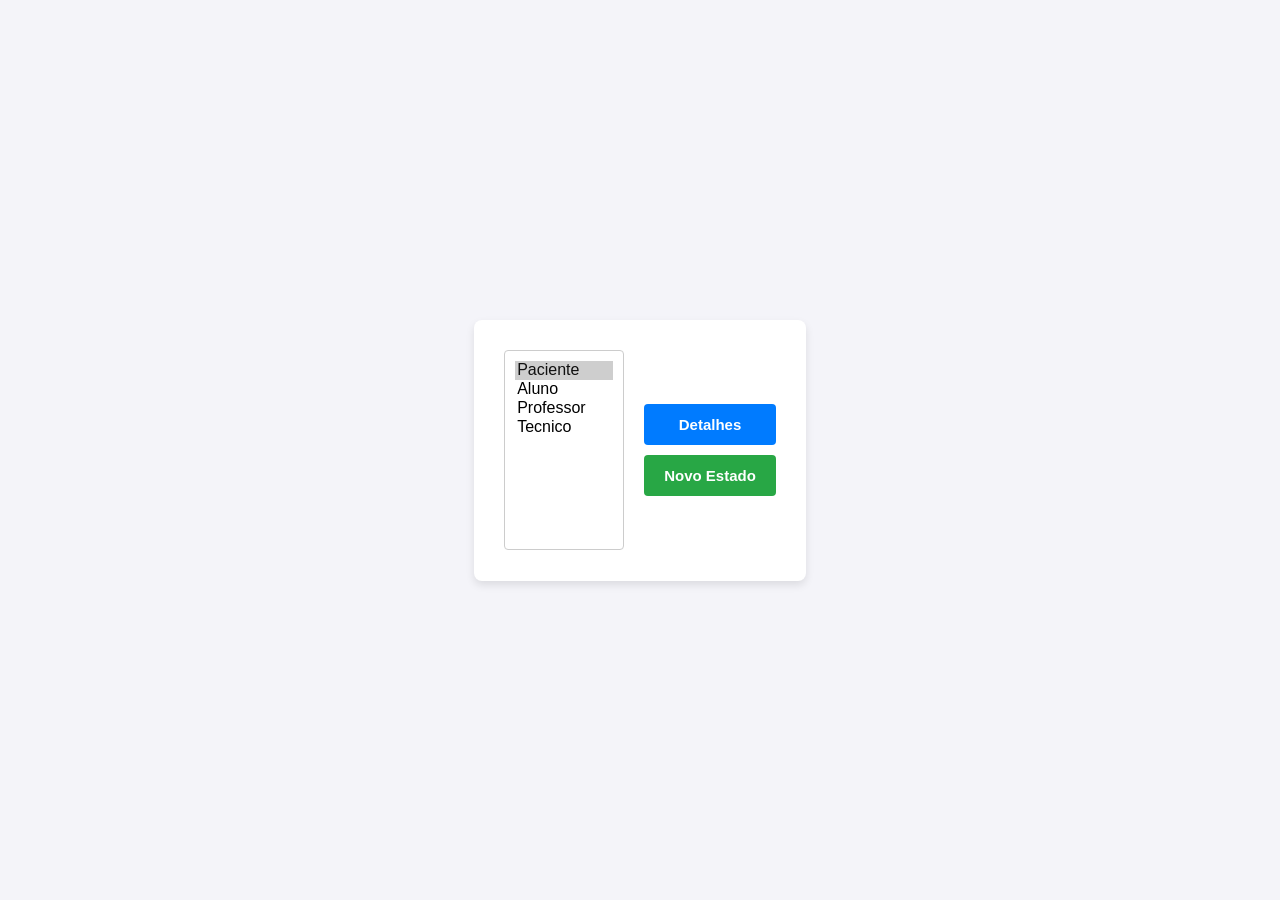
<file: index.html>
<!doctype html>
<html lang="pt-BR">
  <head>
    <meta charset="UTF-8" />
    <meta name="viewport" content="width=device-width, initial-scale=1.0" />
    <title>Estados do Sudeste do Brasil</title>
  </head>
  <body>
    <link rel="stylesheet" type="text/css" href="5.1.css" />
    <div class="container">
      <!-- Esquerda: Listbox com as siglas -->
      <div class="painel-esquerdo">
        <select id="selectEstados" size="4">
          <option value="0" selected>Paciente</option>
          <option value="1">Aluno</option>
          <option value="2">Professor</option>
          <option value="3">Tecnico</option>
        </select>
      </div>

      <!-- Meio: Botão -->
      <div class="painel-meio">
        <button id="btnDetalhes">Detalhes</button>
        <button id="btnAbrirModal">Novo Estado</button>
      </div>

      <!-- Modal de Formulário para Inserção de Dados -->
    <div class="modal-overlay" id="modalForm">
        <div class="modal-content">
            <h3>Cadastrar Novo Estado</h3>
            <div class="form-group">
                <label for="inputSigla">Sigla/Nome do Estado:</label>
                <input type="text" id="inputSigla" placeholder="Ex: PR">
            </div>
            <div class="form-group">
                <label for="inputCapital">Capital:</label>
                <input type="text" id="inputCapital" placeholder="Ex: Curitiba">
            </div>
            <div class="form-group">
                <label for="inputArea">Área:</label>
                <input type="text" id="inputArea" placeholder="Ex: 199.307,922 km²">
            </div>
            <div class="form-group">
                <label for="inputPopulacao">População:</label>
                <input type="text" id="inputPopulacao" placeholder="Ex: 11.516.840 hab.">
            </div>
            <div class="form-group">
                <label for="inputBandeira">URL da Bandeira:</label>
                <input type="url" id="inputBandeira" placeholder="https://exemplo.com/bandeira.svg">
            </div>
            <div class="modal-acoes">
                <button type="button" class="btn-cancelar" id="btnCancelar">Cancelar</button>
                <button type="button" class="btn-salvar" id="btnSalvar">Salvar</button>
            </div>

      <!-- Direita: Quatro divs/quadros de informações -->
      <div class="painel-direito">
        <div class="card-info">
          <strong>Nome</strong>
          <div id="divCapital">-</div>
        </div>
        <div class="card-info">
          <strong>Área</strong>
          <div id="divArea">-</div>
        </div>
        <div class="card-info">
          <strong>Idade</strong>
          <div id="divPopulacao">-</div>
        </div>
        <div class="card-info">
          <strong>Agenda</strong>
          <div id="divBandeira">-</div>
        </div>
      </div>
    </div>
    <script src="5.1.js"></script>
  </body>
</html>
</file>
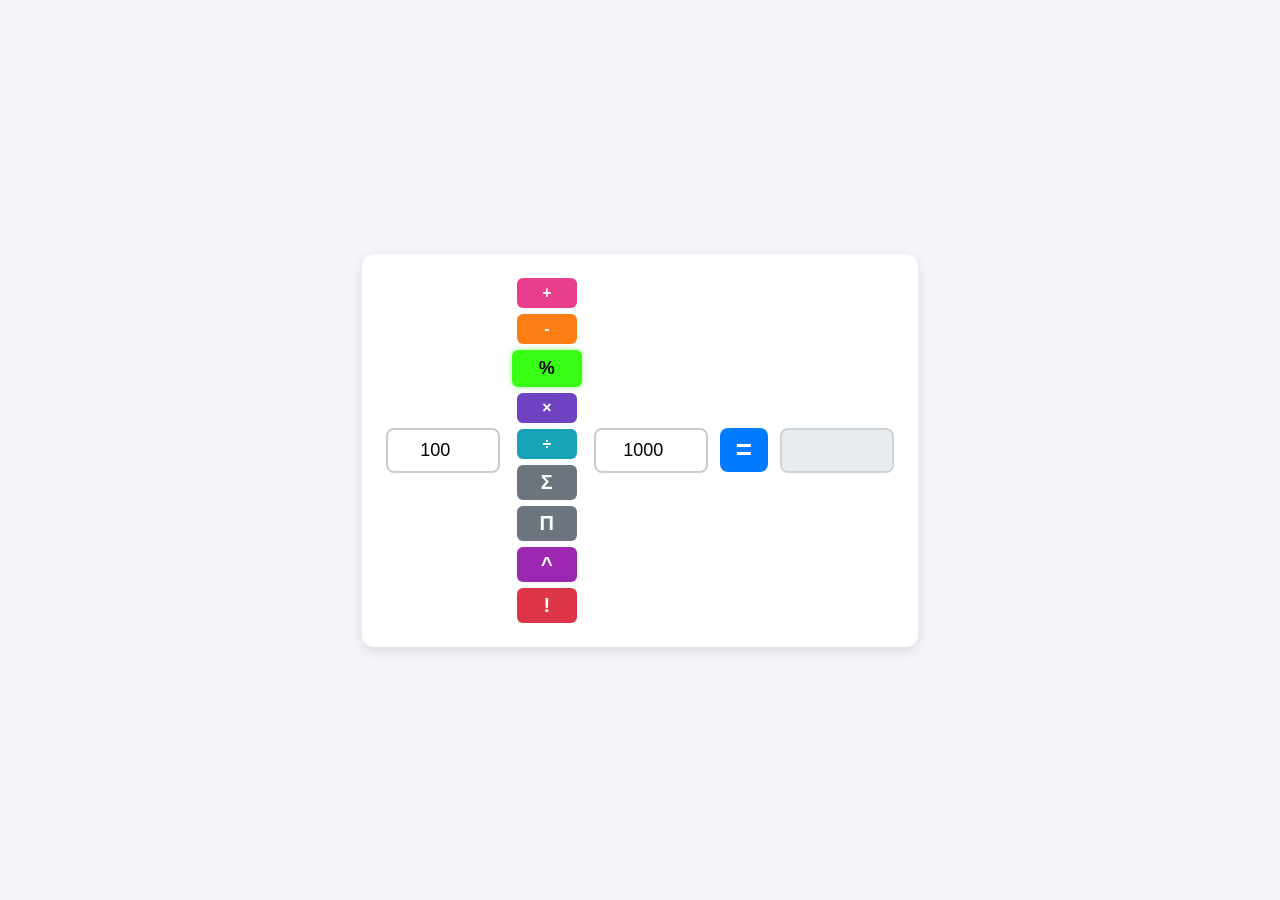
<file: exer1.1-(até2.4).html>
<!doctype html>
<html lang="pt-BR">
  <head>
    <meta charset="UTF-8" />
    <title>Calculadora Multi-Funções</title>

    <style>
      body {
        font-family: Arial, sans-serif;
        display: flex;
        justify-content: center;
        align-items: center;
        min-height: 100vh;
        margin: 0;
        background-color: #f4f4f9;
      }

      .container {
        display: flex;
        align-items: center;
        gap: 12px;
        background: #ffffff;
        padding: 24px;
        border-radius: 12px;
        box-shadow: 0 4px 12px rgba(0, 0, 0, 0.1);
      }

      input[type="number"] {
        width: 90px;
        padding: 10px;
        font-size: 18px;
        text-align: center;
        border: 2px solid #ccc;
        border-radius: 8px;
        outline: none;
      }

      input[type="number"]:focus {
        border-color: #007bff;
      }

      input[readonly] {
        background-color: #e9ecef;
        color: #495057;
        border-color: #ced4da;
        cursor: not-allowed;
      }

      /* Coluna central */
      .coluna-botoes {
        display: flex;
        flex-direction: column;
        align-items: center;
        gap: 6px;
      }

      /* Botões normais */
      .btn-op {
        font-size: 16px;
        font-weight: bold;
        color: white;
        border: none;
        border-radius: 6px;
        width: 60px;
        padding: 6px 0;
        cursor: pointer;
        transition: all 0.2s ease;
      }

      .btn-op:hover {
        filter: brightness(0.9);
        transform: scale(1.05);
      }

      .btn-op:active {
        transform: scale(0.95);
      }

      .btn-soma {
        background-color: #e83e8c;
      }

      .btn-subtracao {
        background-color: #fd7e14;
      }

      .btn-multiplicacao {
        background-color: #6f42c1;
      }

      .btn-divisao {
        background-color: #17a2b8;
      }

      /* Botão porcentagem */
      .btn-porcentagem {
        font-size: 18px;
        font-weight: bold;
        color: #000000;
        background-color: #39ff14;
        border: none;
        border-radius: 6px;
        width: 70px;
        padding: 8px 0;
        cursor: pointer;
        box-shadow: 0 0 6px rgba(57, 255, 20, 0.5);
        transition: all 0.2s ease;
        text-align: center;
      }

      .btn-porcentagem:hover {
        background-color: #2eff00;
        box-shadow: 0 0 10px rgba(57, 255, 20, 0.8);
        transform: scale(1.05);
      }

      /* Botões Σ e Π */
      .btn-especial {
        font-size: 20px;
        font-weight: bold;
        color: white;
        background-color: #6c757d;
        border: none;
        border-radius: 6px;
        width: 60px;
        padding: 6px 0;
        cursor: pointer;
        transition: all 0.2s ease;
      }

      .btn-especial:hover {
        background-color: #495057;
        transform: scale(1.05);
      }

      .btn-especial:active {
        transform: scale(0.95);
      }

      /* Botão potência */
      .btn-potencia {
        font-size: 20px;
        font-weight: bold;
        color: white;
        background-color: #9c27b0;
        border: none;
        border-radius: 6px;
        width: 60px;
        padding: 6px 0;
        cursor: pointer;
        transition: all 0.2s ease;
      }

      .btn-potencia:hover {
        background-color: #7b1fa2;
        transform: scale(1.05);
      }

      .btn-potencia:active {
        transform: scale(0.95);
      }

      /* Botão fatorial */
      .btn-fatorial {
        font-size: 20px;
        font-weight: bold;
        color: white;
        background-color: #dc3545;
        border: none;
        border-radius: 6px;
        width: 60px;
        padding: 6px 0;
        cursor: pointer;
        transition: all 0.2s ease;
      }

      .btn-fatorial:hover {
        background-color: #bd2130;
        transform: scale(1.05);
      }

      .btn-fatorial:active {
        transform: scale(0.95);
      }

      /* Botão igual */
      .btn-igual {
        font-size: 28px;
        font-weight: bold;
        color: white;
        background-color: #007bff;
        border: none;
        border-radius: 8px;
        padding: 6px 16px;
        cursor: pointer;
        transition: background-color 0.2s ease;
      }

      .btn-igual:hover {
        background-color: #0056b3;
      }
    </style>
  </head>

  <body>
    <div class="container">
      <!-- Primeiro número -->
      <input type="number" id="valor1" value="100" step="1" />

      <!-- Botões -->
      <div class="coluna-botoes">
        <!-- Soma -->
        <button class="btn-op btn-soma" onclick="calcular('soma')">+</button>

        <!-- Subtração -->
        <button class="btn-op btn-subtracao" onclick="calcular('subtracao')">
          -
        </button>

        <!-- Porcentagem -->
        <button class="btn-porcentagem" onclick="calcular('porcentagem')">
          %
        </button>

        <!-- Multiplicação -->
        <button
          class="btn-op btn-multiplicacao"
          onclick="calcular('multiplicacao')"
        >
          ×
        </button>

        <!-- Divisão -->
        <button class="btn-op btn-divisao" onclick="calcular('divisao')">
          ÷
        </button>

        <!-- Somatório -->
        <button class="btn-especial" onclick="calcular('somatorio')">Σ</button>

        <!-- Produtório -->
        <button class="btn-especial" onclick="calcular('produtorio')">Π</button>

        <!-- Potência -->
        <button class="btn-potencia" onclick="calcular('potencia')">^</button>

        <!-- Fatorial -->
        <button class="btn-fatorial" onclick="calcular('fatorial')">!</button>
      </div>

      <!-- Segundo número -->
      <input type="number" id="valor2" value="1000" step="1" />

      <!-- Igual -->
      <button class="btn-igual" onclick="executarUltimaOperacao()">=</button>

      <!-- Resultado -->
      <input type="number" id="resultado" value="" readonly />
    </div>

    <script>
      // Guarda a última operação selecionada
      let ultimaOperacao = "somatorio";

      function calcular(operacao) {
        if (operacao) {
          ultimaOperacao = operacao;
        }

        const n1 = parseFloat(document.getElementById("valor1").value);

        const n2 = parseFloat(document.getElementById("valor2").value);

        const displayResultado = document.getElementById("resultado");

        // Verifica se os valores são números
        if (isNaN(n1) || isNaN(n2)) {
          displayResultado.value = "";
          return;
        }

        let resultadoFinal = 0;

        switch (ultimaOperacao) {
          // ============================
          // SOMA
          // ============================
          case "soma":
            resultadoFinal = n1 + n2;

            break;

          // ============================
          // SUBTRAÇÃO
          // ============================
          case "subtracao":
            resultadoFinal = n1 - n2;

            break;

          // ============================
          // MULTIPLICAÇÃO
          // ============================
          case "multiplicacao":
            resultadoFinal = n1 * n2;

            break;

          // ============================
          // DIVISÃO
          // ============================
          case "divisao":
            if (n2 === 0) {
              displayResultado.value = "";

              alert("Erro: Divisão por zero não é permitida.");

              return;
            }

            resultadoFinal = n1 / n2;

            break;

          // ============================
          // PORCENTAGEM
          // ============================
          case "porcentagem":
            resultadoFinal = (n1 / 100) * n2;

            break;

          // ============================
          // SOMATÓRIO Σ
          // ============================
          case "somatorio":
            let inicio = Math.ceil(n1);
            let fim = Math.floor(n2);

            resultadoFinal = 0;

            // Permite colocar o maior número primeiro
            if (inicio > fim) {
              [inicio, fim] = [fim, inicio];
            }

            for (let i = inicio; i <= fim; i++) {
              resultadoFinal += i;
            }

            break;

          // ============================
          // PRODUTÓRIO Π
          // ============================
          case "produtorio":
            let inicioP = Math.ceil(n1);
            let fimP = Math.floor(n2);

            // Permite colocar o maior número primeiro
            if (inicioP > fimP) {
              [inicioP, fimP] = [fimP, inicioP];
            }

            resultadoFinal = 1;

            for (let i = inicioP; i <= fimP; i++) {
              resultadoFinal *= i;
            }

            break;

          // ============================
          // POTÊNCIA ^
          // ============================
          case "potencia":
            resultadoFinal = Math.pow(n1, n2);

            break;

          // ============================
          // FATORIAL !
          // ============================
          case "fatorial":
            // O fatorial usa o primeiro número
            if (n1 < 0 || !Number.isInteger(n1)) {
              displayResultado.value = "";

              alert(
                "Erro: O fatorial só pode ser calculado para números inteiros não negativos.",
              );

              return;
            }

            resultadoFinal = 1;

            for (let i = 1; i <= n1; i++) {
              resultadoFinal *= i;
            }

            break;

          default:
            return;
        }

        // Exibe resultado
        displayResultado.value = Number.isFinite(resultadoFinal)
          ? parseFloat(resultadoFinal.toFixed(2))
          : "Muito grande";
      }

      // ============================
      // BOTÃO =
      // ============================
      function executarUltimaOperacao() {
        calcular(ultimaOperacao);
      }

      // ============================
      // ATUALIZA AUTOMATICAMENTE
      // ============================

      document
        .getElementById("valor1")
        .addEventListener("input", () => calcular());

      document
        .getElementById("valor2")
        .addEventListener("input", () => calcular());
    </script>
  </body>
</html>
</file>
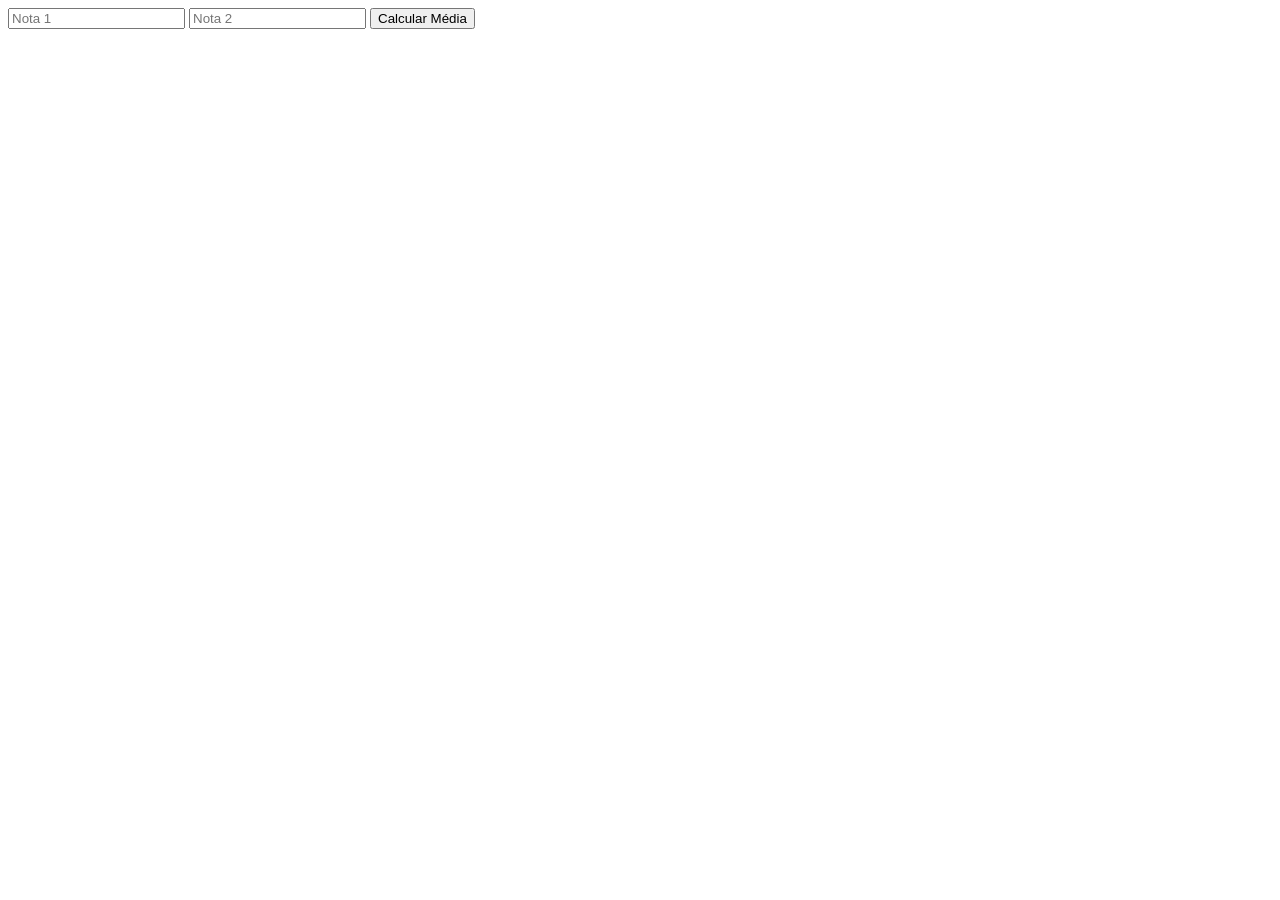
<file: exercicio3.2.html>
<!doctype html>
<html lang="pt-BR">
  <head>
    <meta charset="UTF-8" />
    <meta name="viewport" content="width=device-width, initial-scale=1.0" />
    <title>Calculadora de Média</title>
  </head>

  <body>
    <input type="number" id="nota1" placeholder="Nota 1" />

    <input type="number" id="nota2" placeholder="Nota 2" />

    <button>Calcular Média</button>

    <div id="resultadoCalculo"></div>

    <script>
      function calcularMedia(n1, n2) {
        const media = (n1 + n2) / 2;
        return media;
      }

      function calcular() {
        const nota1 = Number(document.getElementById("nota1").value);
        const nota2 = Number(document.getElementById("nota2").value);

        const media = calcularMedia(nota1, nota2);

        const resultado = document.getElementById("resultadoCalculo");

        resultado.textContent = "Média: " + media.toFixed(1);

        if (media >= 7.0) {
          resultado.textContent += " - Aprovado";
          resultado.style.color = "green";
        } else {
          resultado.textContent += " - Recuperação";
          resultado.style.color = "red";
        }
      }

      document.querySelector("button").addEventListener("click", calcular);
    </script>
  </body>
</html>
</file>
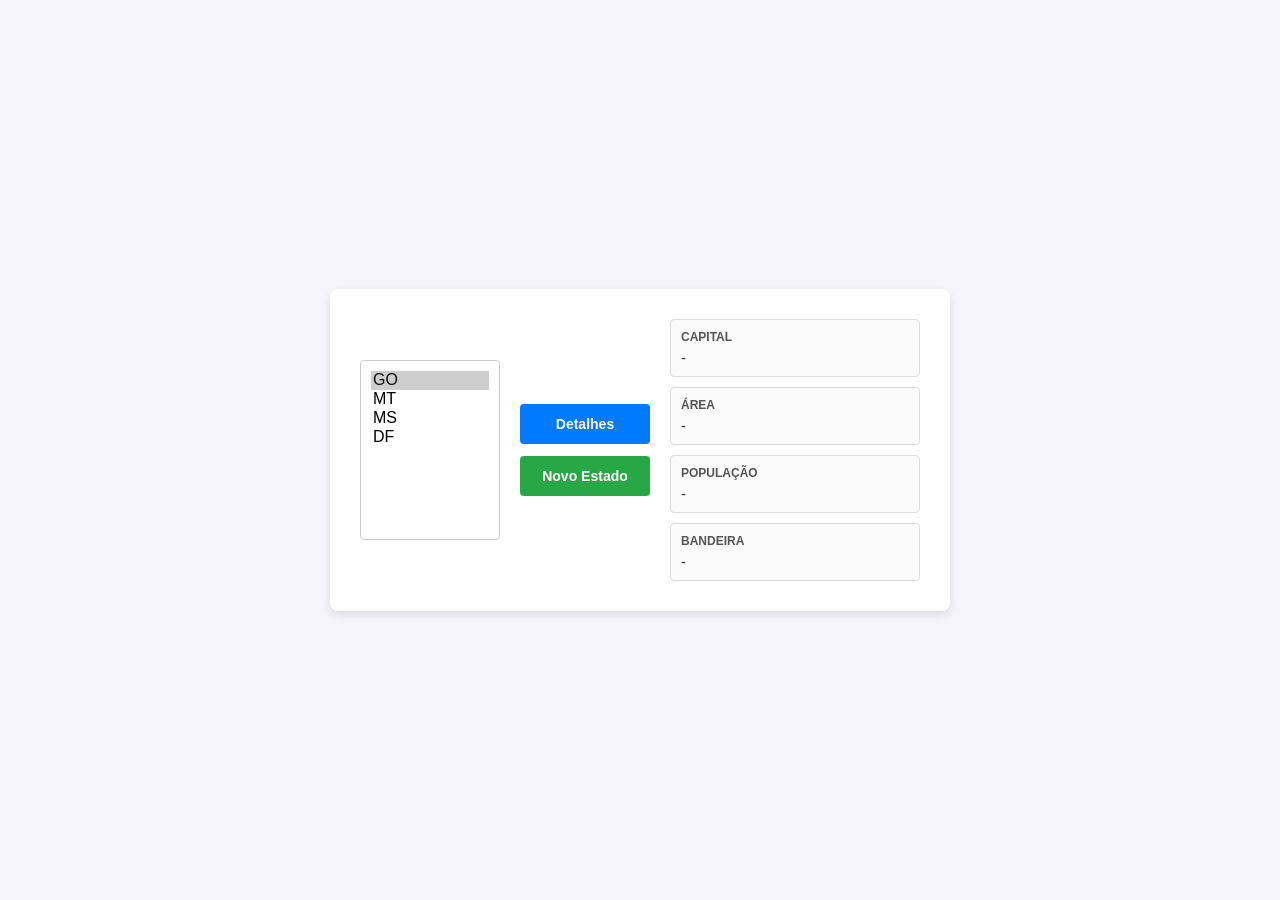
<file: aula5/cadastroe.html>
<!DOCTYPE html>
<html lang="pt-BR">
<head>
    <meta charset="UTF-8">
    <meta name="viewport" content="width=device-width, initial-scale=1.0">
    <title>Gerenciador de Estados</title>
    <link rel="stylesheet" href="cadestado.css">
</head>
<body>

    <div class="container">
        <!-- Esquerda: Listbox -->
        <div class="painel-esquerdo">
            <select id="selectEstados" size="6">
                <!-- Opções inseridas dinamicamente via JS -->
            </select>
        </div>

        <!-- Meio: Botões (Azul e Verde abaixo) -->
        <div class="painel-meio">
            <button id="btnDetalhes">Detalhes</button>
            <button id="btnNovoEstado" class="btn-verde">Novo Estado</button>
        </div>

        <!-- Direita: Quadros de Informações -->
        <div class="painel-direito">
            <div class="card-info">
                <strong>Capital</strong>
                <div id="divCapital">-</div>
            </div>
            <div class="card-info">
                <strong>Área</strong>
                <div id="divArea">-</div>
            </div>
            <div class="card-info">
                <strong>População</strong>
                <div id="divPopulacao">-</div>
            </div>
            <div class="card-info">
                <strong>Bandeira</strong>
                <div id="divBandeira">-</div>
            </div>
        </div>
    </div>

    <!-- Modal para Formulário de Cadastro -->
    <div id="modalCadastro" class="modal">
        <div class="modal-conteudo">
            <h2>Cadastrar Novo Estado</h2>
            <form id="formEstado">
                <div class="campo">
                    <label for="inputSigla">Sigla (UF):</label>
                    <input type="text" id="inputSigla" maxlength="2" required placeholder="Ex: SP">
                </div>
                <div class="campo">
                    <label for="inputCapital">Capital:</label>
                    <input type="text" id="inputCapital" required placeholder="Ex: São Paulo">
                </div>
                <div class="campo">
                    <label for="inputArea">Área:</label>
                    <input type="text" id="inputArea" required placeholder="Ex: 248.219,5 km²">
                </div>
                <div class="campo">
                    <label for="inputPopulacao">População:</label>
                    <input type="text" id="inputPopulacao" required placeholder="Ex: 44.420.459 hab.">
                </div>
                <div class="campo">
                    <label for="inputBandeira">URL da Bandeira:</label>
                    <input type="url" id="inputBandeira" required placeholder="https://...">
                </div>
                <div class="modal-botoes">
                    <button type="submit" class="btn-verde">Salvar</button>
                    <button type="button" id="btnCancelar" class="btn-cancelar">Cancelar</button>
                </div>
            </form>
        </div>
    </div>

    <script src="cadestado.js"></script>
</body>
</html>
</file>
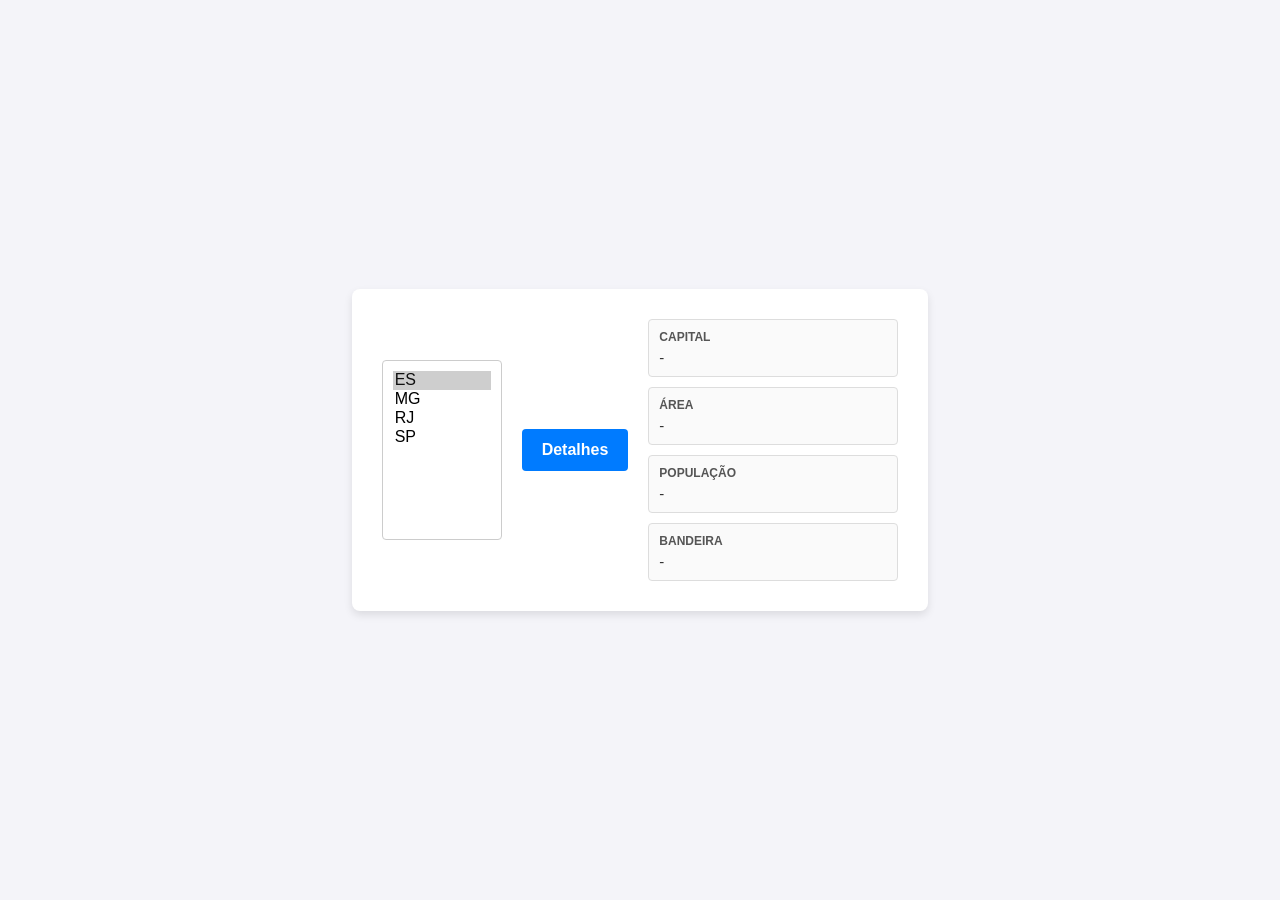
<file: aula5/estados.html>
<!DOCTYPE html>
<!-- saved from url=(0098)https://ead.fcmsantacasasp.edu.br/ava/pluginfile.php/459949/mod_resource/content/1/Exemplo5.1.html -->
<html lang="pt-BR"><head><meta http-equiv="Content-Type" content="text/html; charset=UTF-8">
    
    <meta name="viewport" content="width=device-width, initial-scale=1.0">
    <title>Estados do Sudeste do Brasil</title>
    <style>
        * {
            box-sizing: border-box;
            font-family: Arial, sans-serif;
        }

        body {
            display: flex;
            justify-content: center;
            align-items: center;
            min-height: 100vh;
            background-color: #f4f4f9;
            margin: 0;
        }

        .container {
            display: flex;
            flex-direction: row;
            align-items: center;
            gap: 20px;
            background-color: #ffffff;
            padding: 30px;
            border-radius: 8px;
            box-shadow: 0 4px 8px rgba(0,0,0,0.1);
        }

        /* Lado Esquerdo - Listbox */
        .painel-esquerdo select {
            width: 120px;
            height: 180px;
            padding: 10px;
            font-size: 16px;
            border: 1px solid #ccc;
            border-radius: 4px;
        }

        /* Meio - Botão */
        .painel-meio button {
            padding: 12px 20px;
            font-size: 16px;
            font-weight: bold;
            color: #fff;
            background-color: #007bff;
            border: none;
            border-radius: 4px;
            cursor: pointer;
            transition: background-color 0.2s;
        }

        .painel-meio button:hover {
            background-color: #0056b3;
        }

        /* Lado Direito - Quadro Divs */
        .painel-direito {
            display: flex;
            flex-direction: column;
            gap: 10px;
            width: 250px;
        }

        .card-info {
            border: 1px solid #ddd;
            border-radius: 4px;
            padding: 10px;
            background-color: #fafafa;
        }

        .card-info strong {
            display: block;
            color: #555;
            font-size: 12px;
            text-transform: uppercase;
            margin-bottom: 5px;
        }

        .card-info div {
            font-size: 15px;
            color: #333;
        }

        .card-info img {
            max-width: 80px;
            height: auto;
            border: 1px solid #ccc;
        }
    </style>
</head>
<body>

    <div class="container">
        <!-- Esquerda: Listbox com as siglas -->
        <div class="painel-esquerdo">
            <select id="selectEstados" size="4">
                <option value="0" selected="">ES</option>
                <option value="1">MG</option>
                <option value="2">RJ</option>
                <option value="3">SP</option>
            </select>
        </div>

        <!-- Meio: Botão -->
        <div class="painel-meio">
            <button id="btnDetalhes">Detalhes</button>
        </div>

        <!-- Direita: Quatro divs/quadros de informações -->
        <div class="painel-direito">
            <div class="card-info">
                <strong>Capital</strong>
                <div id="divCapital">-</div>
            </div>
            <div class="card-info">
                <strong>Área</strong>
                <div id="divArea">-</div>
            </div>
            <div class="card-info">
                <strong>População</strong>
                <div id="divPopulacao">-</div>
            </div>
            <div class="card-info">
                <strong>Bandeira</strong>
                <div id="divBandeira">-</div>
            </div>
        </div>
    </div>

    <script>
        // 5 Arrays paralelos com informações da Wikipédia
        const siglas    = ["ES", "MG", "RJ", "SP"];
        const capitais  = ["Vitória", "Belo Horizonte", "Rio de Janeiro", "São Paulo"];
        const areas     = ["46.074,447 km²", "586.521,121 km²", "43.750,423 km²", "248.219,481 km²"];
        const populacoes= ["3.833.712 hab.", "20.538.718 hab.", "16.054.524 hab.", "44.411.238 hab."];
        const bandeiras = [
            "https://upload.wikimedia.org/wikipedia/commons/4/43/Bandeira_do_Esp%C3%ADrito_Santo.svg",
            "https://upload.wikimedia.org/wikipedia/commons/f/f4/Bandeira_de_Minas_Gerais.svg",
            "https://upload.wikimedia.org/wikipedia/commons/7/73/Bandeira_do_estado_do_Rio_de_Janeiro.svg",
            "https://upload.wikimedia.org/wikipedia/commons/2/2b/Bandeira_do_estado_de_S%C3%A3o_Paulo.svg"
        ];

        // Mapeamento dos elementos da DOM
        const selectEstados = document.getElementById("selectEstados");
        const btnDetalhes   = document.getElementById("btnDetalhes");
        const divCapital    = document.getElementById("divCapital");
        const divArea       = document.getElementById("divArea");
        const divPopulacao  = document.getElementById("divPopulacao");
        const divBandeira   = document.getElementById("divBandeira");

        // EventListener para o evento onclick do botão
        btnDetalhes.addEventListener("click", function() {
            // Pega o índice selecionado na listbox (0 a 3)
            const index = selectEstados.value;

            // Se houver seleção válida
            if (index !== "") {
                // Preenche as divs usando o mesmo índice nos arrays paralelos
                divCapital.textContent = capitais[index];
                divArea.textContent = areas[index];
                divPopulacao.textContent = populacoes[index];
                
                // Exibe a imagem da bandeira no quarto quadro
                divBandeira.innerHTML = `<img src="${bandeiras[index]}" alt="Bandeira de ${siglas[index]}">`;
            }
        });
    </script>


</body></html>
</file>
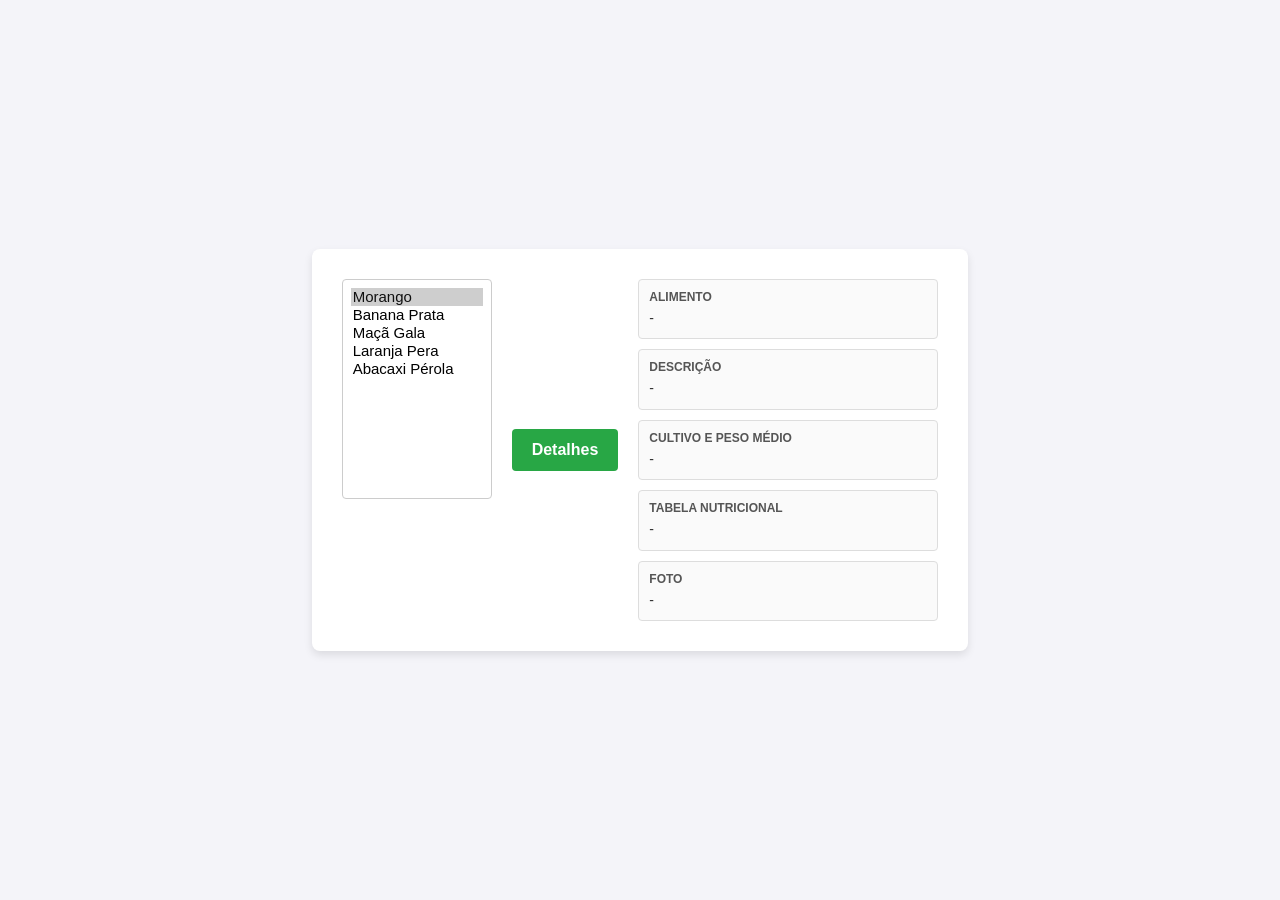
<file: aula5/frutas.html>
<!DOCTYPE html>
<html lang="pt-BR">
<head>
    <meta charset="UTF-8">
    <meta name="viewport" content="width=device-width, initial-scale=1.0">
    <title>Catálogo de Alimentos e Nutrição</title>
    <link rel="stylesheet" href="alimentos.css">
</head>
<body>

    <div class="container">
        <!-- Esquerda: Listbox com os alimentos -->
        <div class="painel-esquerdo">
            <select id="selectAlimentos" size="5">
                <option value="0" selected>Morango</option>
                <option value="1">Banana Prata</option>
                <option value="2">Maçã Gala</option>
                <option value="3">Laranja Pera</option>
                <option value="4">Abacaxi Pérola</option>
            </select>
        </div>

        <!-- Meio: Botão -->
        <div class="painel-meio">
            <button id="btnDetalhes">Detalhes</button>
        </div>

        <!-- Direita: Quadro de Informações -->
        <div class="painel-direito">
            <div class="card-info">
                <strong>Alimento</strong>
                <div id="divNome">-</div>
            </div>
            <div class="card-info">
                <strong>Descrição</strong>
                <div id="divDescricao">-</div>
            </div>
            <div class="card-info">
                <strong>Cultivo e Peso Médio</strong>
                <div id="divCultivoPeso">-</div>
            </div>
            <div class="card-info">
                <strong>Tabela Nutricional</strong>
                <div id="divNutricional">-</div>
            </div>
            <div class="card-info">
                <strong>Foto</strong>
                <div id="divFoto">-</div>
            </div>
        </div>
    </div>

    <script src="alimentos.js"></script>
</body>
</html>
</file>
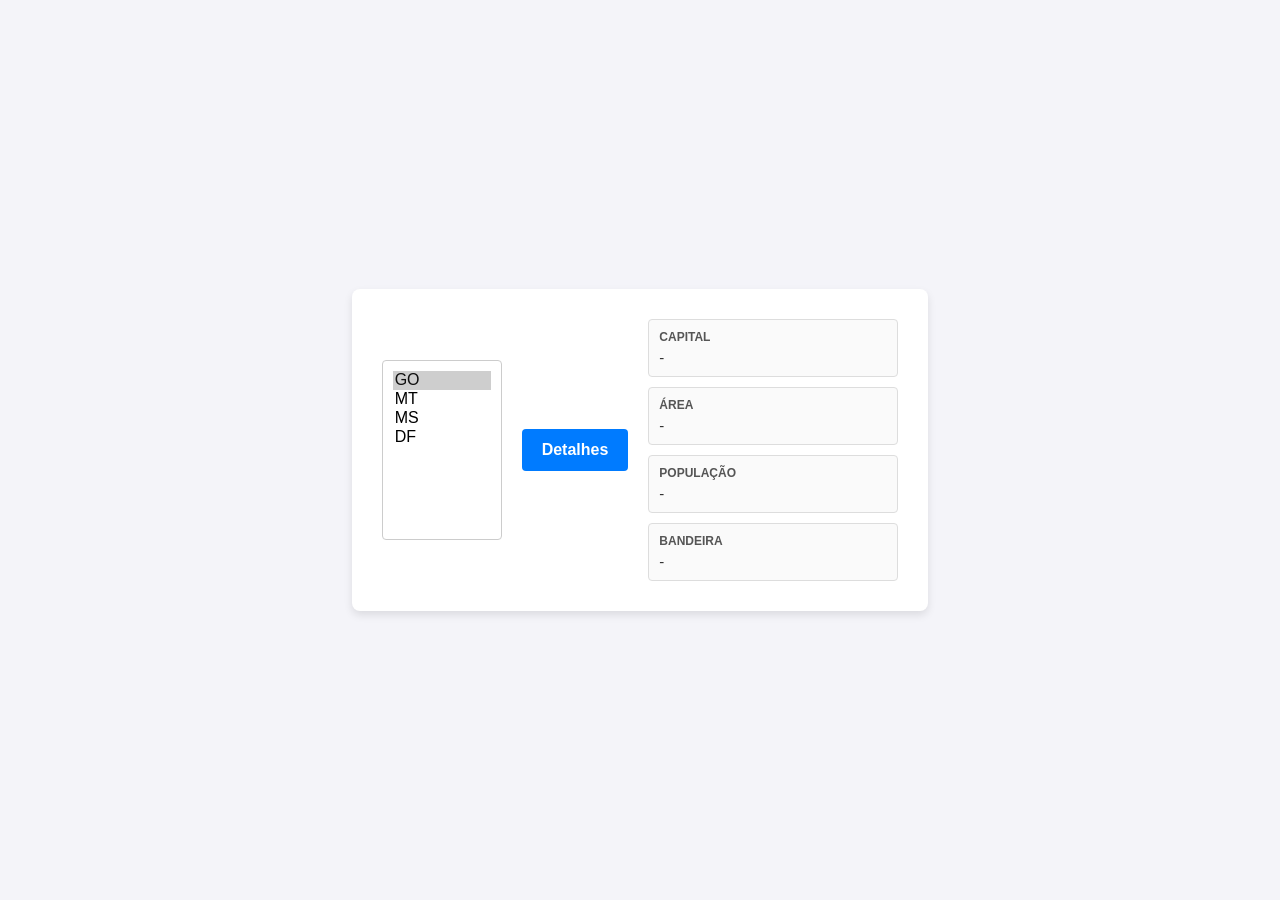
<file: aula5/index..html>
<!DOCTYPE html>
<html lang="pt-BR">
<head>
    <meta charset="UTF-8">
    <meta name="viewport" content="width=device-width, initial-scale=1.0">
    <title>Estados do Centro-Oeste do Brasil</title>
    <link rel="stylesheet" href="regiao.css">
</head>
<body>

    <div class="container">
        <!-- Esquerda: Listbox com as siglas -->
        <div class="painel-esquerdo">
            <select id="selectEstados" size="4">
                <option value="0" selected>GO</option>
                <option value="1">MT</option>
                <option value="2">MS</option>
                <option value="3">DF</option>
            </select>
        </div>

        <!-- Meio: Botão -->
        <div class="painel-meio">
            <button id="btnDetalhes">Detalhes</button>
        </div>

        <!-- Direita: Quadros de informações -->
        <div class="painel-direito">
            <div class="card-info">
                <strong>Capital</strong>
                <div id="divCapital">-</div>
            </div>
            <div class="card-info">
                <strong>Área</strong>
                <div id="divArea">-</div>
            </div>
            <div class="card-info">
                <strong>População</strong>
                <div id="divPopulacao">-</div>
            </div>
            <div class="card-info">
                <strong>Bandeira</strong>
                <div id="divBandeira">-</div>
            </div>
        </div>
    </div>

    <script src="regiao.js"></script>
</body>
</html>
</file>
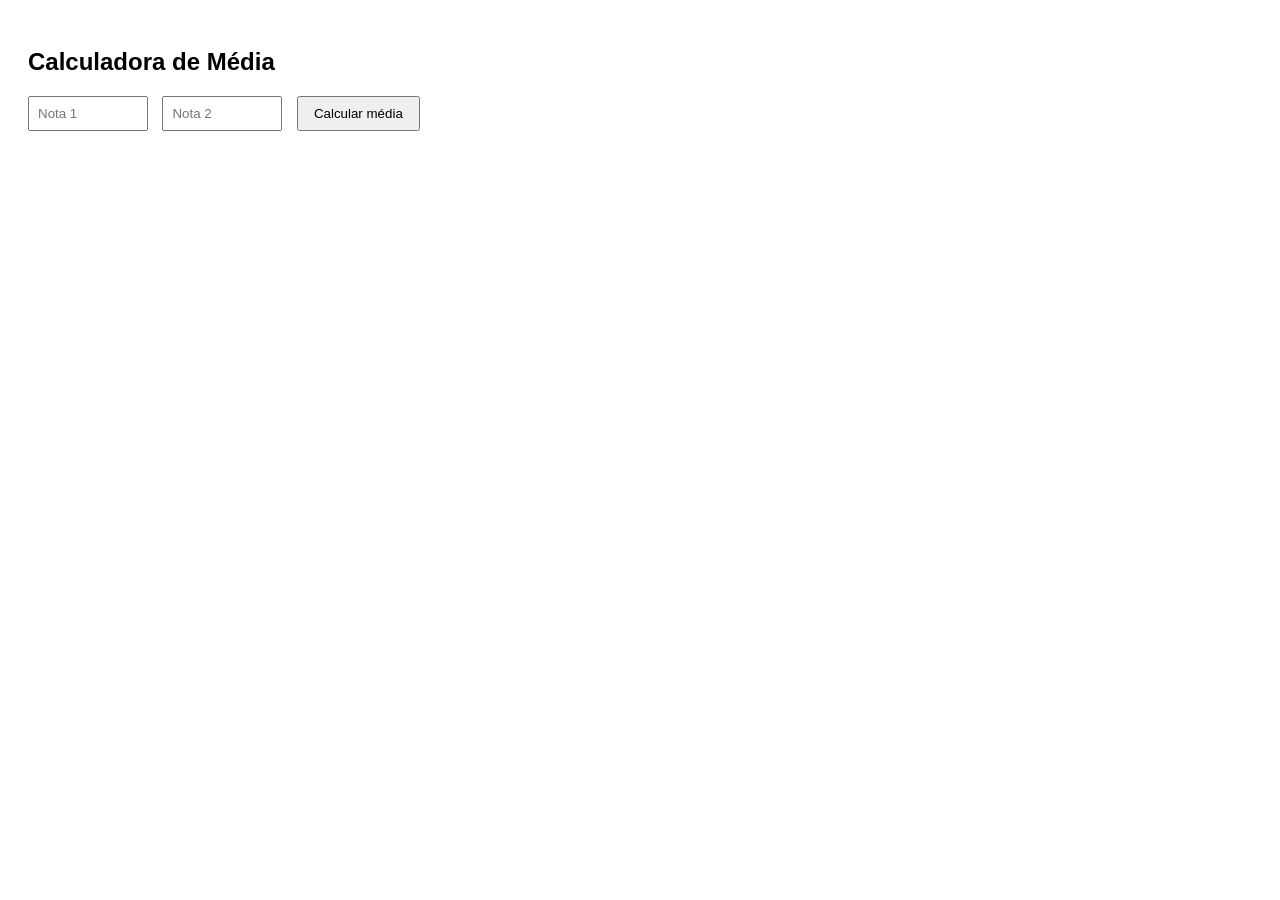
<file: Dragões/dragão02.html>
<!DOCTYPE html>
<html lang="en">
<head>
    <meta charset="UTF-8">
    <meta name="viewport" content="width=device-width, initial-scale=1.0">
    <title>Calculadora de Média</title>
<style>
body {
      font-family: Arial, sans-serif;
      padding: 20px;
    }
    input {
      padding: 8px;
      margin-right: 10px;
      width: 100px;
    }
    button {
      padding: 8px 15px;
      cursor: pointer;
    }
    #resultadoCalculo {
      font-weight: bold;
      font-size: 1.2em;
      margin-top: 15px;
    }

</style>
<body>
    <h2>Calculadora de Média</h2>

<input type="number" id="nota1" placeholder="Nota 1" step="0.1">
<input type="number" id="nota2" placeholder="Nota 2" step="0.1">

<button id="btnCalcular">Calcular média</button>

<p id="resultadoCalculo"></p>

<script>
    function calcularMedia(n1, n2){
        return (n1 + n2) /2;
    }

    document.getElementById('btnCalcular').addEventListener('click', function(){
        const valor1 = Number(document.getElementById('nota1').value);
      const valor2 = Number(document.getElementById('nota2').value);

      const media = calcularMedia(valor1, valor2);

      const elementoResultado = document.getElementById('resultadoCalculo');

      if (media >= 7.0) {
        elementoResultado.textContent = `Média: ${media.toFixed(1)} - Aprovado`;
        elementoResultado.style.color = "green"; // Cor verde para aprovação
      } else {
        elementoResultado.textContent = `Média: ${media.toFixed(1)} - Recuperação`;
        elementoResultado.style.color = "red"; // Cor vermelha para recuperação
      }
    });
  </script>
</script>
</body>
</html>
</file>
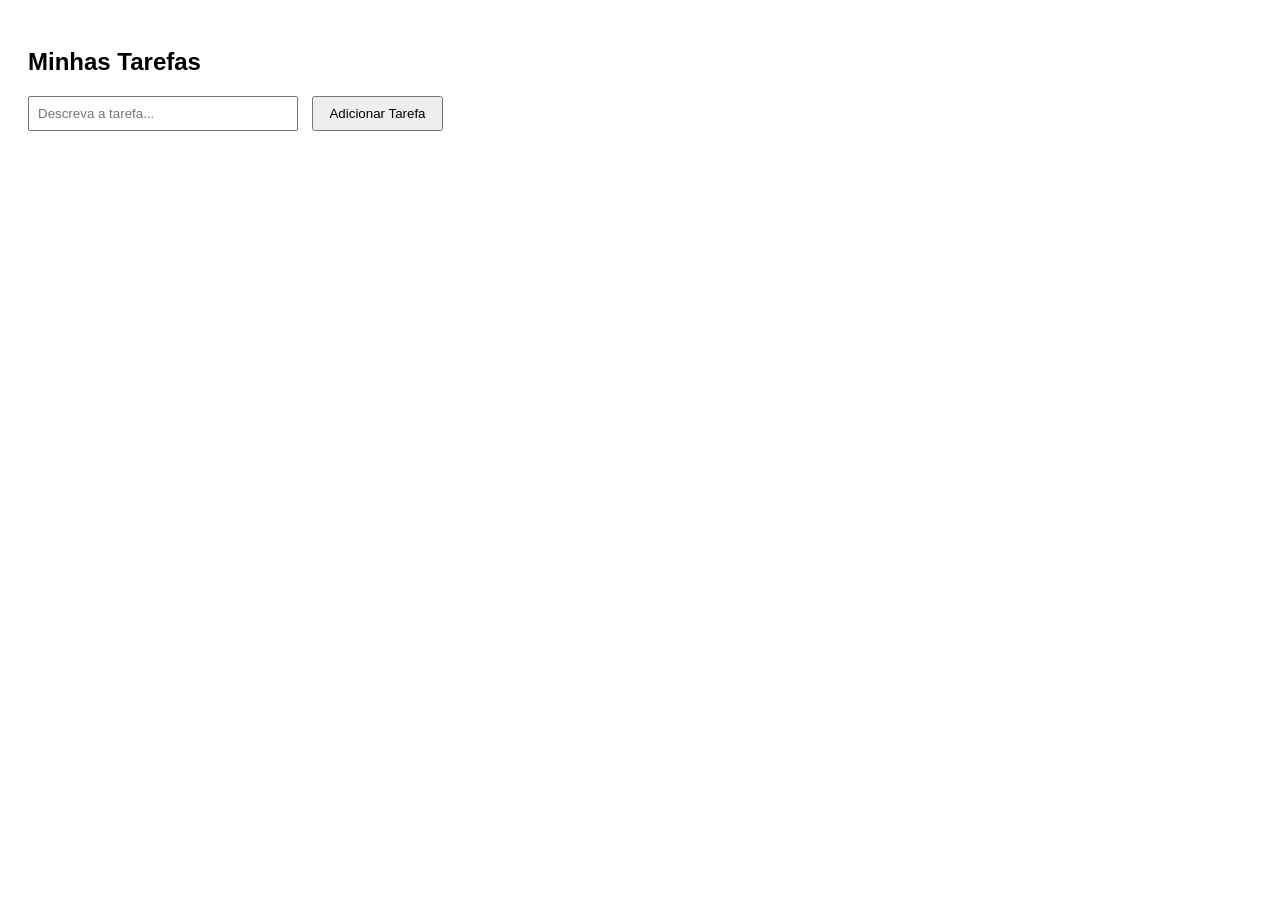
<file: Dragões/dragão03.html>
<!DOCTYPE html>
<html lang="pt-BR">
<head>
  <meta charset="UTF-8">
  <title>Lista de Tarefas</title>
  <style>
    /* Estilo básico para organizar a interface */
    body {
      font-family: Arial, sans-serif;
      padding: 20px;
    }
    input {
      padding: 8px;
      width: 250px;
      margin-right: 10px;
    }
    button {
      padding: 8px 15px;
      cursor: pointer;
    }
    ul {
      margin-top: 20px;
      padding-left: 20px;
    }
    li {
      margin-bottom: 5px;
    }
  </style>
</head>
<body>

  <!-- 2. Interface HTML -->
  <h2>Minhas Tarefas</h2>
  <input type="text" id="campoTarefa" placeholder="Descreva a tarefa...">
  <button id="btnAdicionar">Adicionar Tarefa</button>
  
  <ul id="minhasTarefas"></ul>

  <script>
    // 1. Declaração da variável global com array vazio
    let listaDeTarefas = [];

    // 4. Função responsável por atualizar a lista na tela
    function atualizarLista() {
      const listaHTML = document.getElementById('minhasTarefas');
      
      // Limpa todo o conteúdo visual da lista HTML
      listaHTML.innerHTML = "";

      // Percorre o array utilizando um laço for tradicional
      for (let i = 0; i < listaDeTarefas.length; i++) {
        // A cada iteração, adiciona um item <li> concatenando com o conteúdo existente
        listaHTML.innerHTML += `<li>${listaDeTarefas[i]}</li>`;
      }
    }

    // 3. Ação de clicar no botão de adicionar
    document.getElementById('btnAdicionar').addEventListener('click', function() {
      const campoTexto = document.getElementById('campoTarefa');
      const textoDigitado = campoTexto.value;

      // Validação extra: só adiciona se o campo não estiver vazio
      if (textoDigitado.trim() !== "") {
        // Insere o texto no array
        listaDeTarefas.push(textoDigitado);
        
        // Limpa o valor do campo de texto
        campoTexto.value = "";
        
        // Chama a função para reconstruir a lista na tela
        atualizarLista();
      } else {
        alert("Por favor, digite uma tarefa antes de adicionar!");
      }
    });
  </script>

</body>
</html>
</file>
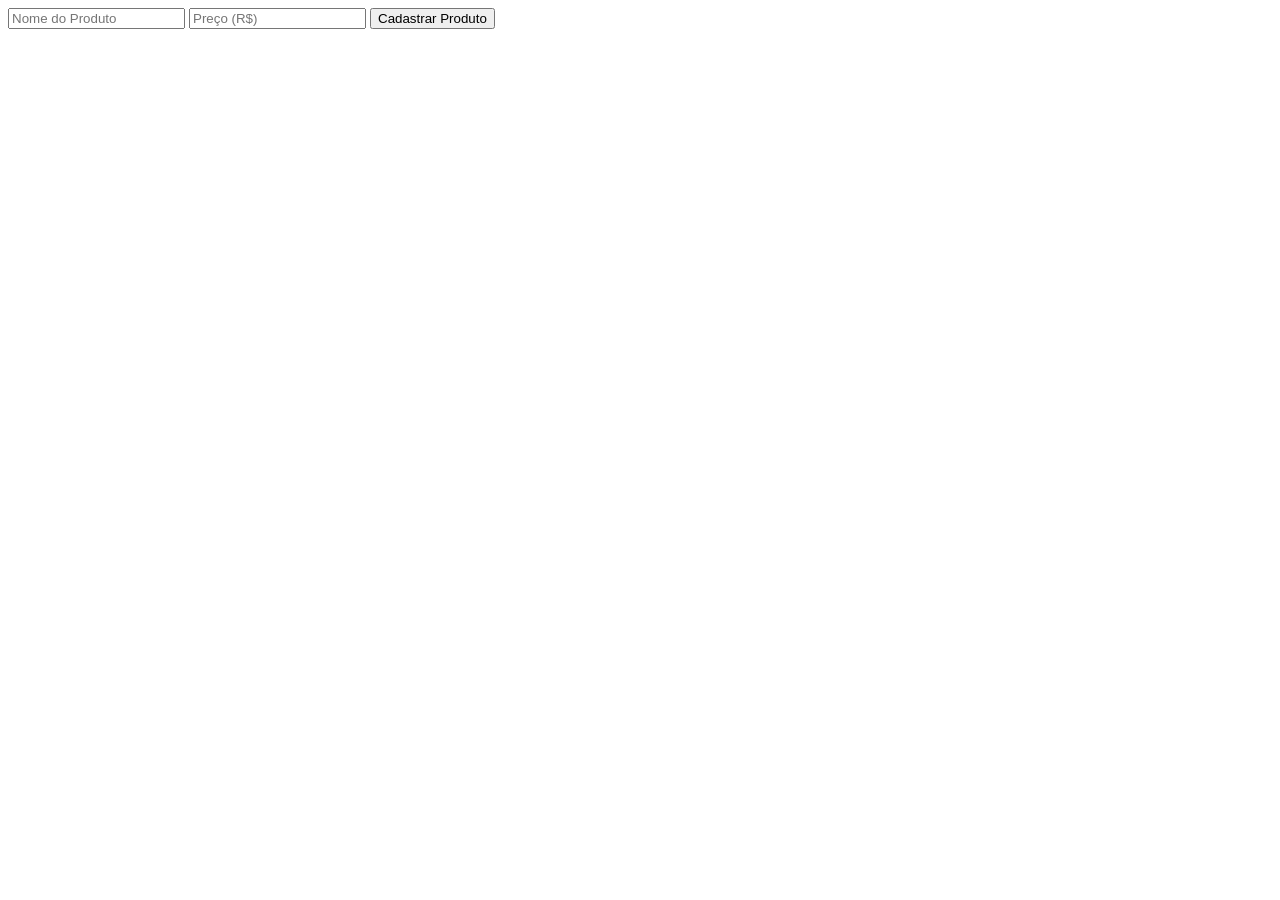
<file: Dragões/dragão04.html>
<!DOCTYPE html>
    <html lang="pt-BR">
    <head>
    <meta charset="UTF-8">
    <title>Painel Dinâmico de Cadastros</title>
    </head>
    <body>

    <!-- Formulário de Cadastro -->
    <form id="form-produto">
        <input type="text" id="nome-produto" placeholder="Nome do Produto" required>
        <input type="number" id="preco-produto" placeholder="Preço (R$)" step="0.01" min="0" required>
        <button type="submit">Cadastrar Produto</button>
    </form>

    <!-- Lista de Produtos -->
    <ul id="lista-produtos"></ul>

    <script>
        const form = document.getElementById('form-produto');
        const listaProdutos = document.getElementById('lista-produtos');

        form.addEventListener('submit', function(event) {
        event.preventDefault(); // Evita que a página recarregue ao enviar o formulário

        const inputNome = document.getElementById('nome-produto');
        const inputPreco = document.getElementById('preco-produto');

        // Formata o preço para duas casas decimais
        const precoFormatado = parseFloat(inputPreco.value).toFixed(2);

        // 1. Criação do item de lista (<li>)
        const li = document.createElement('li');
        li.textContent = `${inputNome.value} - R$ ${precoFormatado} `;

        // 2. Criação do botão "Excluir"
        const btnExcluir = document.createElement('button');
        btnExcluir.textContent = 'Excluir';

        // 3. Adição do evento de remoção usando .remove()
        btnExcluir.onclick = function() {
            li.remove();
        };

        // 4. Montagem dos nós na árvore DOM
        li.appendChild(btnExcluir);
        listaProdutos.appendChild(li);

        // Limpa os campos do formulário para o próximo cadastro
        inputNome.value = '';
        inputPreco.value = '';
        inputNome.focus();
        });
    </script>

    </body>
    </html>
</file>
<file: 5.1.css>
* {
  box-sizing: border-box;
  font-family: Arial, sans-serif;
}

body {
  display: flex;
  justify-content: center;
  align-items: center;
  min-height: 100vh;
  background-color: #f4f4f9;
  margin: 0;
}

.container {
  display: flex;
  flex-direction: row;
  align-items: center;
  gap: 20px;
  background-color: #ffffff;
  padding: 30px;
  border-radius: 8px;
  box-shadow: 0 4px 8px rgba(0, 0, 0, 0.1);
}

/* Lado Esquerdo - Listbox */
.painel-esquerdo select {
  width: 120px;
  height: 200px;
  padding: 10px;
  font-size: 16px;
  border: 1px solid #ccc;
  border-radius: 4px;
}

/* Meio - Botões */
.painel-meio {
  display: flex;
  flex-direction: column;
  gap: 10px;
}

.painel-meio button {
  padding: 12px 20px;
  font-size: 15px;
  font-weight: bold;
  color: #fff;
  border: none;
  border-radius: 4px;
  cursor: pointer;
  transition: background-color 0.2s;
}

#btnDetalhes {
  background-color: #007bff;
}

#btnDetalhes:hover {
  background-color: #0056b3;
}

#btnAbrirModal {
  background-color: #28a745;
}

#btnAbrirModal:hover {
  background-color: #218838;
}

/* Lado Direito - Quadro Divs */
.painel-direito {
  display: flex;
  flex-direction: column;
  gap: 10px;
  width: 250px;
}

.card-info {
  border: 1px solid #ddd;
  border-radius: 4px;
  padding: 10px;
  background-color: #fafafa;
}

.card-info strong {
  display: block;
  color: #555;
  font-size: 12px;
  text-transform: uppercase;
  margin-bottom: 5px;
}

.card-info div {
  font-size: 15px;
  color: #333;
}

/* Regra para manter todas as bandeiras na mesma proporção e tamanho */
.card-info img {
  width: 100px;
  height: 65px;
  object-fit: contain;
  border: 1px solid #ccc;
  background-color: #fff;
}

/* Estilo do Modal (Janela de Formulário) */
.modal-overlay {
  display: none;
  position: fixed;
  top: 0;
  left: 0;
  width: 100%;
  height: 100%;
  background-color: rgba(0, 0, 0, 0.5);
  justify-content: center;
  align-items: center;
}

.modal-content {
  background-color: #fff;
  padding: 25px;
  border-radius: 8px;
  width: 320px;
  box-shadow: 0 4px 10px rgba(0, 0, 0, 0.2);
}

.modal-content h3 {
  margin-top: 0;
  margin-bottom: 15px;
  color: #333;
}

.form-group {
  margin-bottom: 12px;
}

.form-group label {
  display: block;
  font-size: 13px;
  margin-bottom: 4px;
  color: #666;
}

.form-group input {
  width: 100%;
  padding: 8px;
  border: 1px solid #ccc;
  border-radius: 4px;
  font-size: 14px;
}

.modal-acoes {
  display: flex;
  justify-content: flex-end;
  gap: 10px;
  margin-top: 15px;
}

.modal-acoes button {
  padding: 8px 15px;
  border: none;
  border-radius: 4px;
  cursor: pointer;
}

.btn-salvar {
  background-color: #28a745;
  color: white;
}

.btn-cancelar {
  background-color: #dc3545;
  color: white;
}
</file>
<file: aula5/cadestado.css>
* {
    box-sizing: border-box;
    font-family: Arial, sans-serif;
}

body {
    display: flex;
    justify-content: center;
    align-items: center;
    min-height: 100vh;
    background-color: #f4f4f9;
    margin: 0;
}

.container {
    display: flex;
    flex-direction: row;
    align-items: center;
    gap: 20px;
    background-color: #ffffff;
    padding: 30px;
    border-radius: 8px;
    box-shadow: 0 4px 8px rgba(0,0,0,0.1);
}

/* Painel Esquerdo */
.painel-esquerdo select {
    width: 140px;
    height: 180px;
    padding: 10px;
    font-size: 16px;
    border: 1px solid #ccc;
    border-radius: 4px;
}

/* Painel do Meio - Botões Empilhados */
.painel-meio {
    display: flex;
    flex-direction: column;
    gap: 12px;
}

.painel-meio button {
    padding: 12px 16px;
    font-size: 14px;
    font-weight: bold;
    color: #fff;
    border: none;
    border-radius: 4px;
    cursor: pointer;
    transition: background-color 0.2s;
    width: 130px; /* Padroniza o tamanho de ambos os botões */
}

/* Botão Azul */
#btnDetalhes {
    background-color: #007bff;
}

#btnDetalhes:hover {
    background-color: #0056b3;
}

/* Botão Verde */
.btn-verde {
    background-color: #28a745;
}

.btn-verde:hover {
    background-color: #218838;
}

/* Painel Direito */
.painel-direito {
    display: flex;
    flex-direction: column;
    gap: 10px;
    width: 250px;
}

.card-info {
    border: 1px solid #ddd;
    border-radius: 4px;
    padding: 10px;
    background-color: #fafafa;
}

.card-info strong {
    display: block;
    color: #555;
    font-size: 12px;
    text-transform: uppercase;
    margin-bottom: 5px;
}

.card-info div {
    font-size: 15px;
    color: #333;
}

.card-info img {
    max-width: 80px;
    height: auto;
    border: 1px solid #ccc;
}

/* Estilos da Janela Modal */
.modal {
    display: none;
    position: fixed;
    top: 0;
    left: 0;
    width: 100%;
    height: 100%;
    background-color: rgba(0, 0, 0, 0.5);
    justify-content: center;
    align-items: center;
}

.modal-conteudo {
    background-color: #fff;
    padding: 25px;
    border-radius: 8px;
    width: 320px;
    box-shadow: 0 4px 10px rgba(0,0,0,0.2);
}

.modal-conteudo h2 {
    margin-top: 0;
    font-size: 18px;
    color: #333;
    margin-bottom: 15px;
}

.campo {
    margin-bottom: 12px;
    display: flex;
    flex-direction: column;
    gap: 5px;
}

.campo label {
    font-size: 13px;
    font-weight: bold;
    color: #555;
}

.campo input {
    padding: 8px;
    border: 1px solid #ccc;
    border-radius: 4px;
    font-size: 14px;
}

.modal-botoes {
    display: flex;
    justify-content: flex-end;
    gap: 10px;
    margin-top: 15px;
}

.btn-cancelar {
    padding: 8px 15px;
    font-size: 14px;
    background-color: #dc3545;
    color: white;
    border: none;
    border-radius: 4px;
    cursor: pointer;
}

.btn-cancelar:hover {
    background-color: #c82333;
}
</file>
<file: aula5/alimentos.css>
* {
    box-sizing: border-box;
    font-family: Arial, sans-serif;
}

body {
    display: flex;
    justify-content: center;
    align-items: center;
    min-height: 100vh;
    background-color: #f4f4f9;
    margin: 0;
}

.container {
    display: flex;
    flex-direction: row;
    align-items: flex-start;
    gap: 20px;
    background-color: #ffffff;
    padding: 30px;
    border-radius: 8px;
    box-shadow: 0 4px 8px rgba(0,0,0,0.1);
}

/* Lado Esquerdo - Listbox */
.painel-esquerdo label {
    display: block;
    margin-bottom: 8px;
    color: #444;
}

.painel-esquerdo select {
    width: 150px;
    height: 220px;
    padding: 8px;
    font-size: 15px;
    border: 1px solid #ccc;
    border-radius: 4px;
}

/* Meio - Botão */
.painel-meio {
    align-self: center;
}

.painel-meio button {
    padding: 12px 20px;
    font-size: 16px;
    font-weight: bold;
    color: #fff;
    background-color: #28a745;
    border: none;
    border-radius: 4px;
    cursor: pointer;
    transition: background-color 0.2s;
}

.painel-meio button:hover {
    background-color: #218838;
}

/* Lado Direito - Quadro Divs */
.painel-direito {
    display: flex;
    flex-direction: column;
    gap: 10px;
    width: 300px;
}

.card-info {
    border: 1px solid #ddd;
    border-radius: 4px;
    padding: 10px;
    background-color: #fafafa;
}

.card-info strong {
    display: block;
    color: #555;
    font-size: 12px;
    text-transform: uppercase;
    margin-bottom: 5px;
}

.card-info div {
    font-size: 14px;
    color: #333;
    line-height: 1.4;
}

.card-info img {
    max-width: 100px;
    height: auto;
    border: 1px solid #ccc;
    border-radius: 4px;
}
</file>
<file: aula5/regiao.css>
* {
    box-sizing: border-box;
    font-family: Arial, sans-serif;
}

body {
    display: flex;
    justify-content: center;
    align-items: center;
    min-height: 100vh;
    background-color: #f4f4f9;
    margin: 0;
}

.container {
    display: flex;
    flex-direction: row;
    align-items: center;
    gap: 20px;
    background-color: #ffffff;
    padding: 30px;
    border-radius: 8px;
    box-shadow: 0 4px 8px rgba(0,0,0,0.1);
}

/* Lado Esquerdo - Listbox */
.painel-esquerdo select {
    width: 120px;
    height: 180px;
    padding: 10px;
    font-size: 16px;
    border: 1px solid #ccc;
    border-radius: 4px;
}

/* Meio - Botão */
.painel-meio button {
    padding: 12px 20px;
    font-size: 16px;
    font-weight: bold;
    color: #fff;
    background-color: #007bff;
    border: none;
    border-radius: 4px;
    cursor: pointer;
    transition: background-color 0.2s;
}

.painel-meio button:hover {
    background-color: #0056b3;
}

/* Lado Direito - Quadro Divs */
.painel-direito {
    display: flex;
    flex-direction: column;
    gap: 10px;
    width: 250px;
}

.card-info {
    border: 1px solid #ddd;
    border-radius: 4px;
    padding: 10px;
    background-color: #fafafa;
}

.card-info strong {
    display: block;
    color: #555;
    font-size: 12px;
    text-transform: uppercase;
    margin-bottom: 5px;
}

.card-info div {
    font-size: 15px;
    color: #333;
}

.card-info img {
    max-width: 80px;
    height: auto;
    border: 1px solid #ccc;
}
</file>
